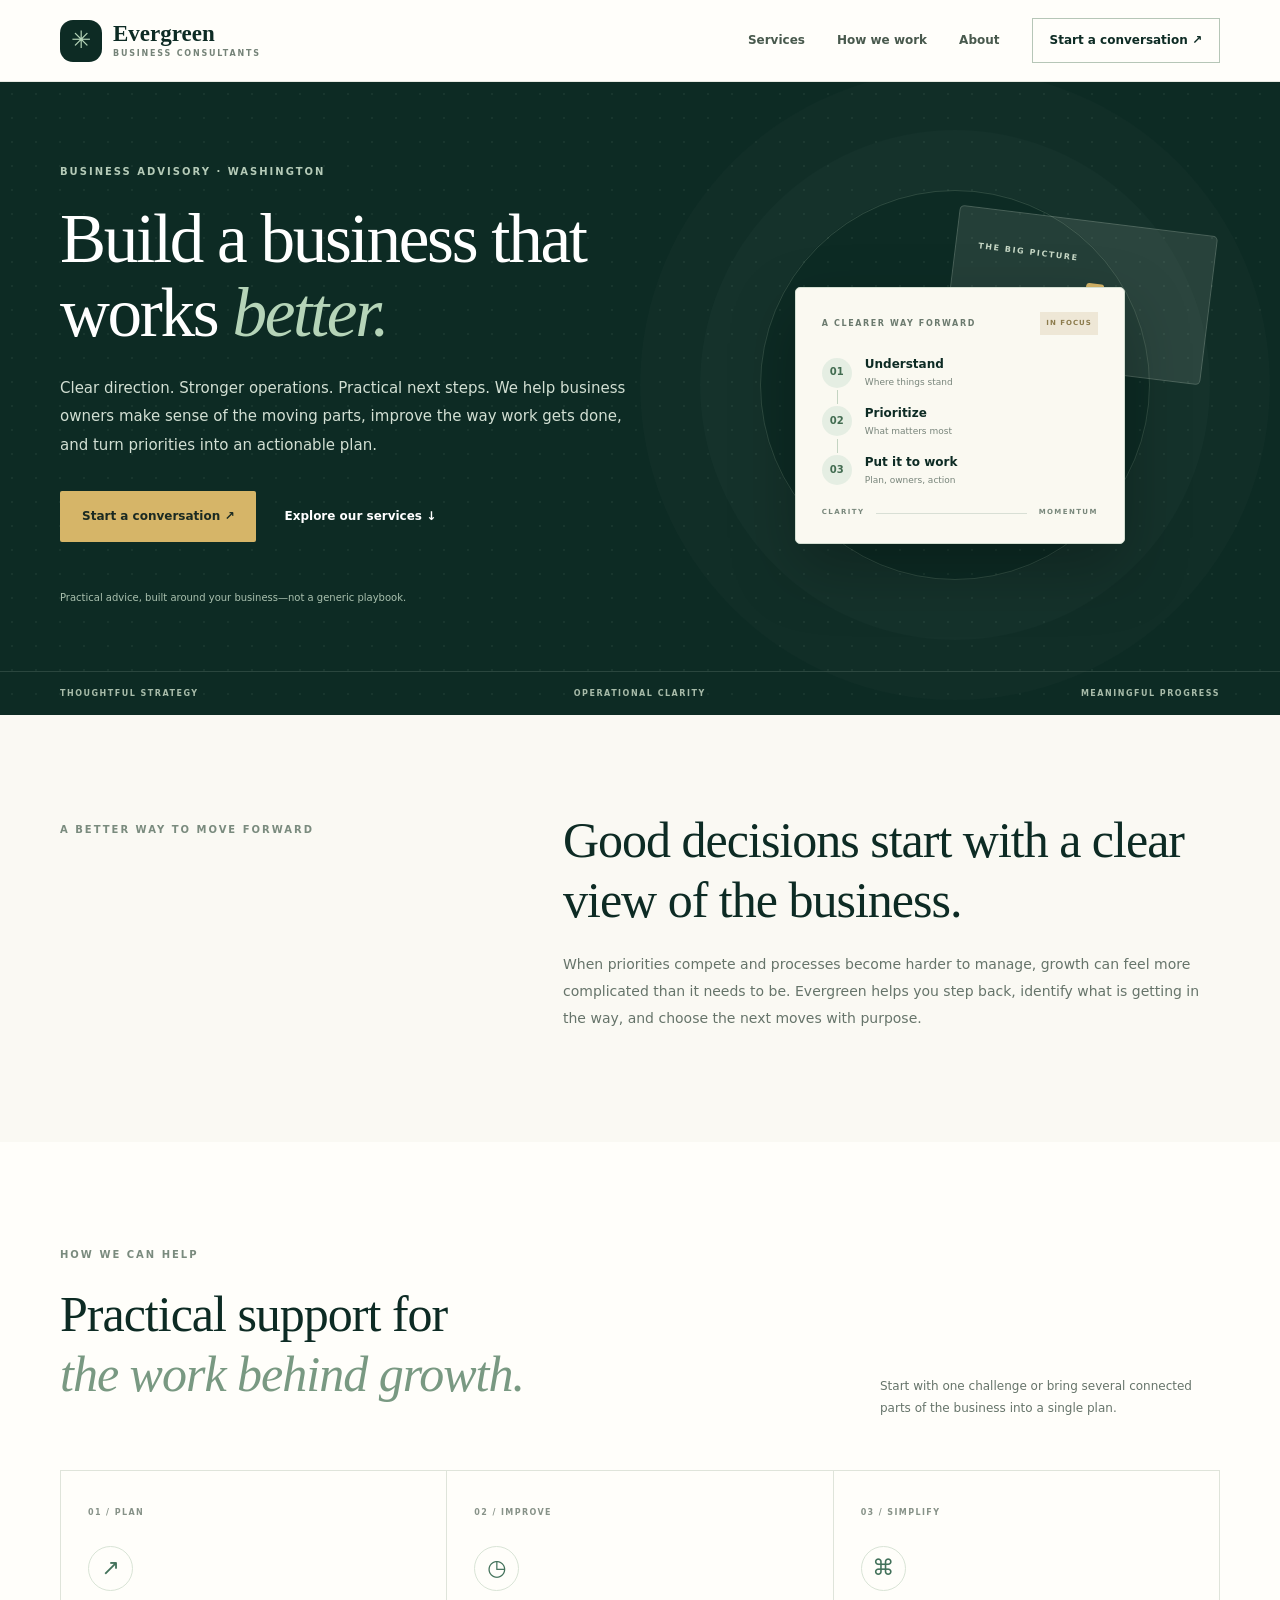
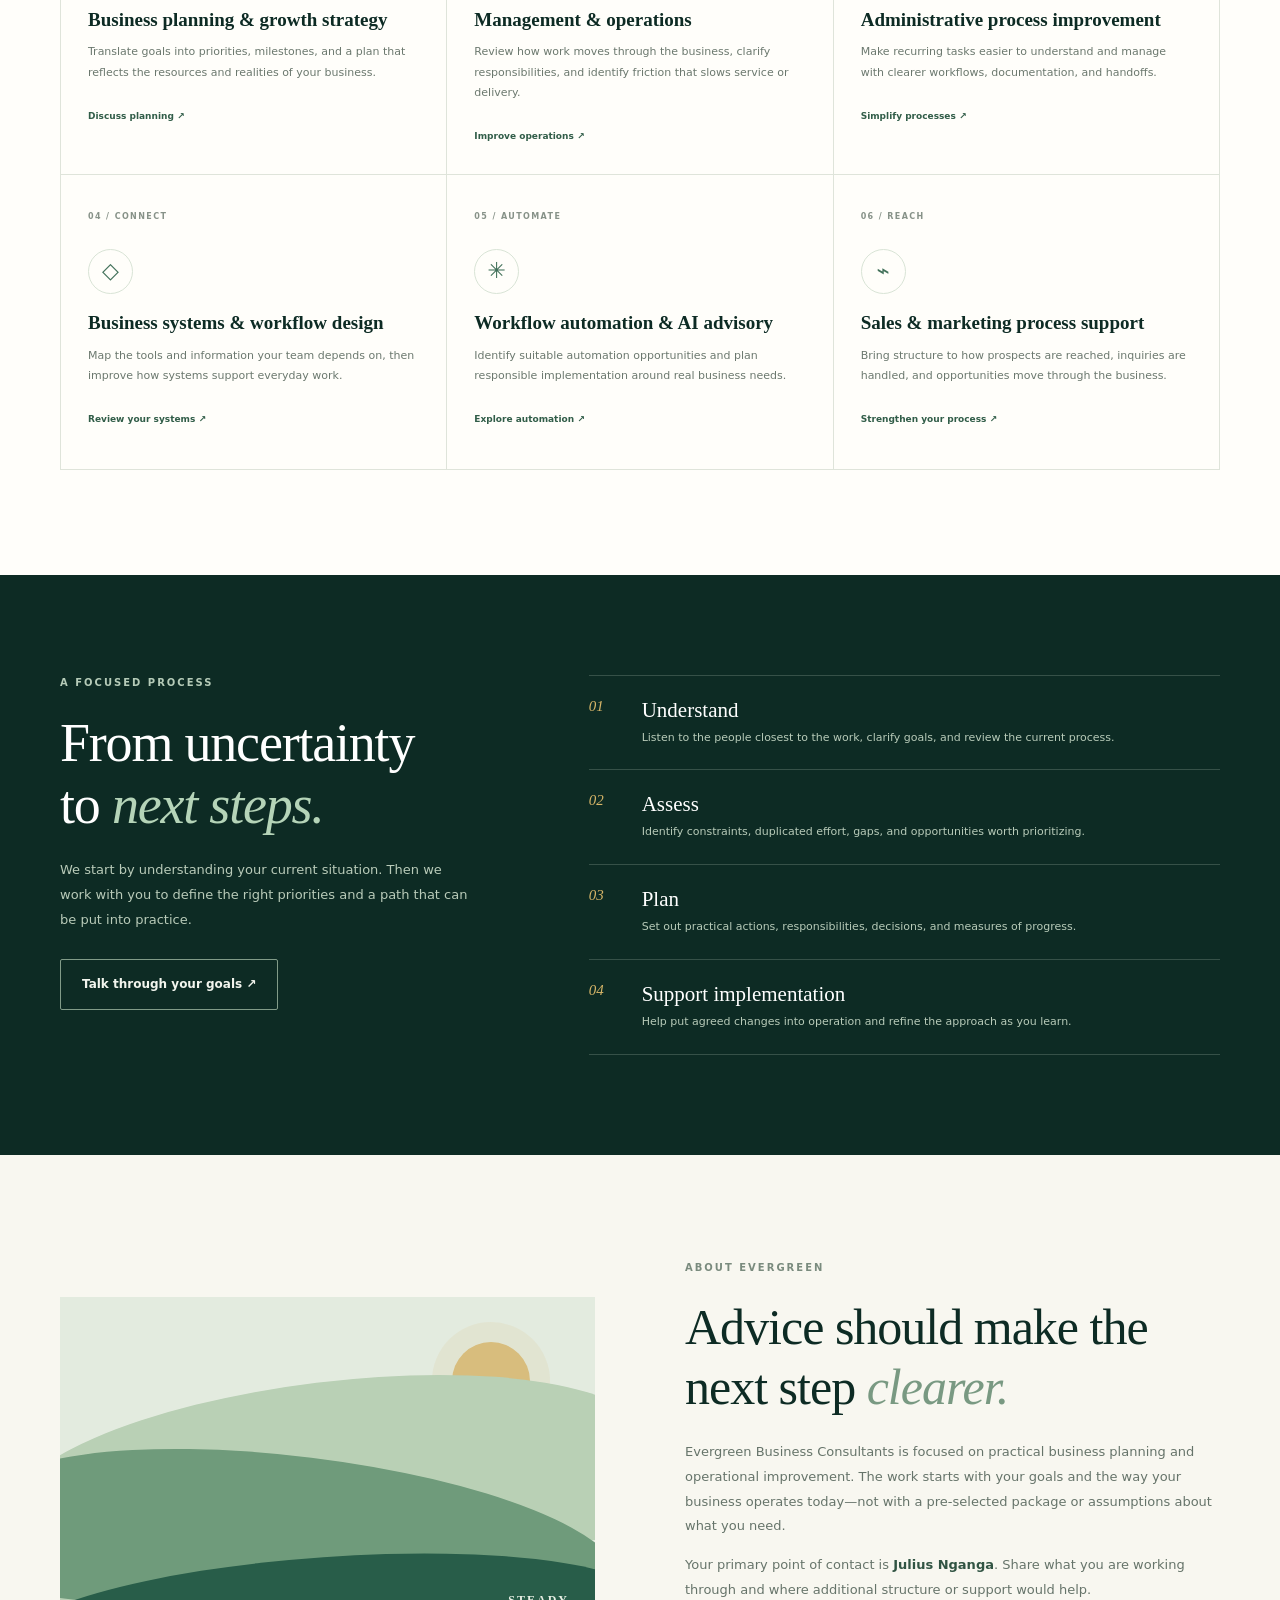
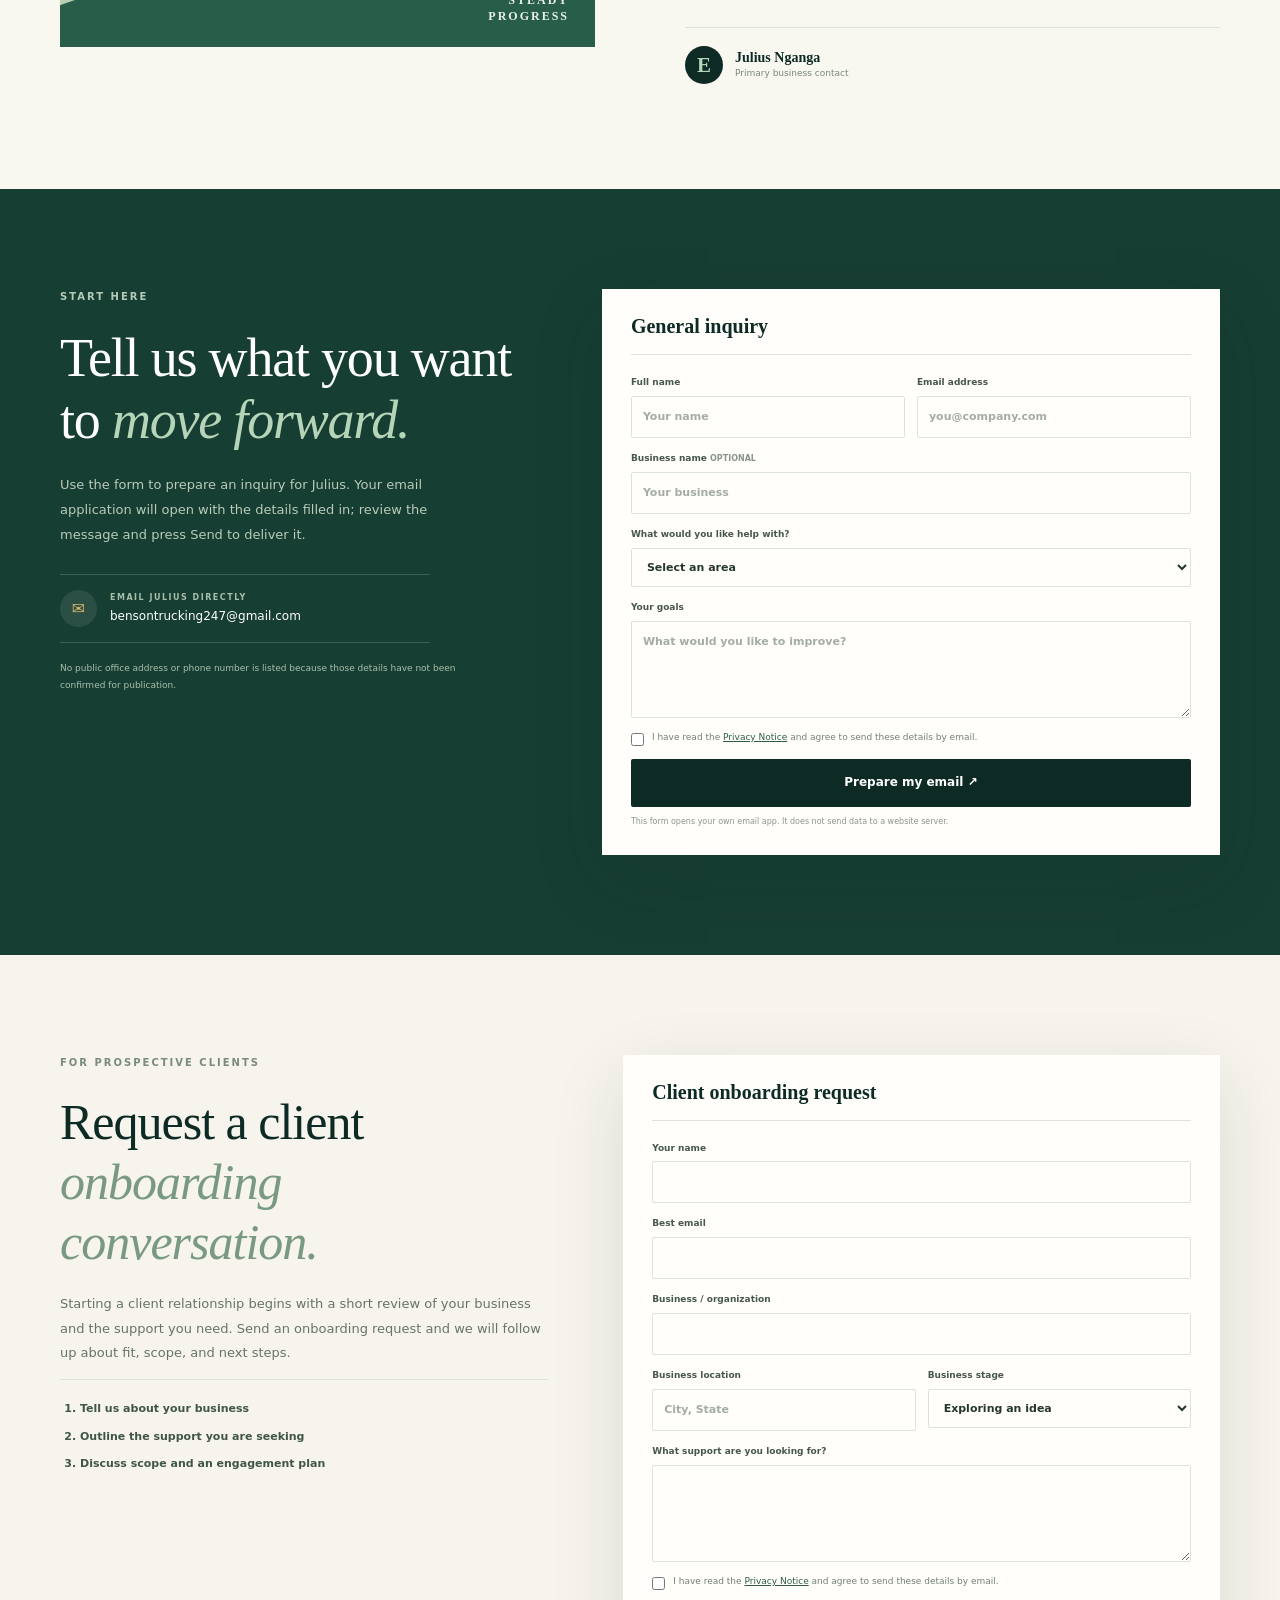
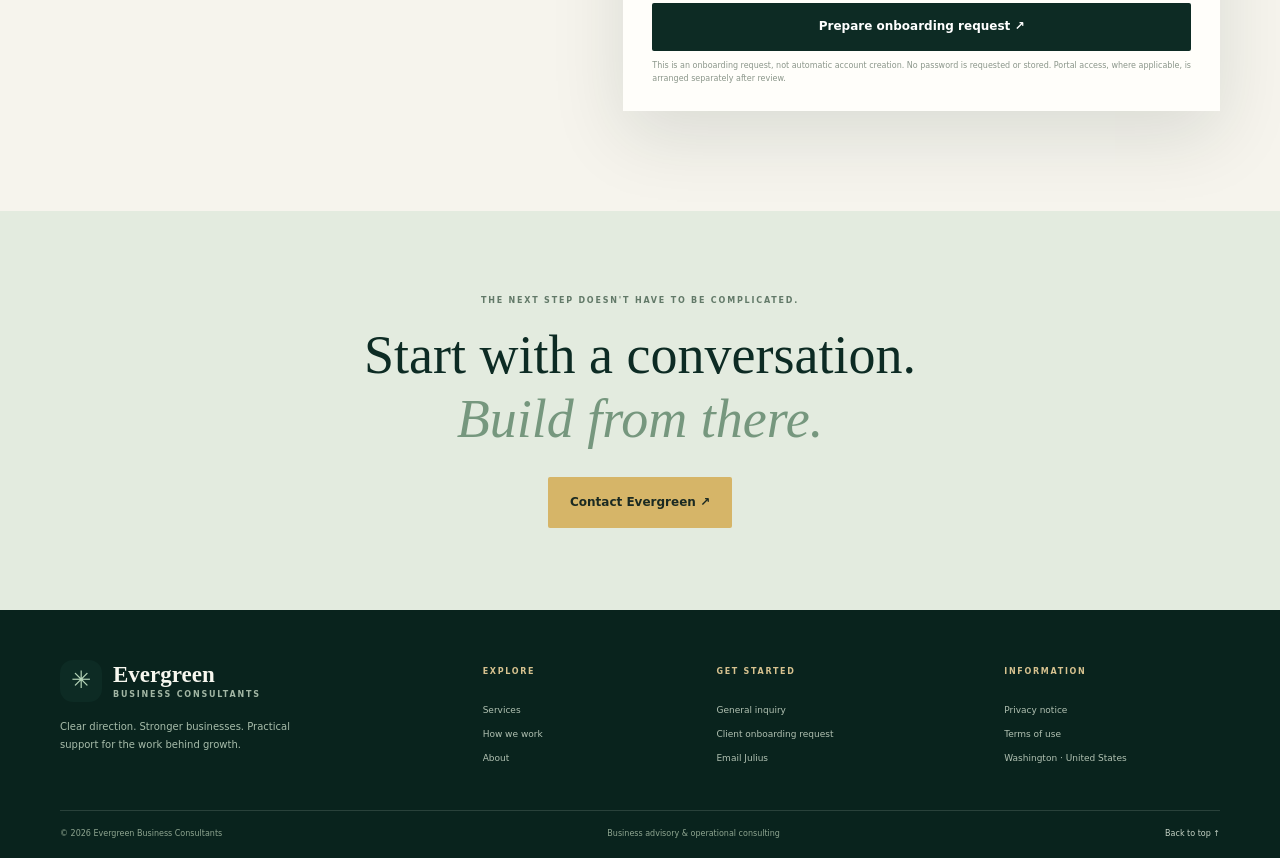
<file: index.html>
<!doctype html>
<html lang="en"><head>
<meta charset="utf-8"><meta name="viewport" content="width=device-width,initial-scale=1"><meta name="theme-color" content="#0d2b24">
<title>Evergreen Business Consultants | Practical Strategy & Better Operations</title>
<meta name="description" content="Practical business planning, operations improvement and workflow automation advisory for business owners. Start a conversation with Evergreen Business Consultants.">
<link rel="canonical" href="https://evergreenconsultants.site/"><meta property="og:type" content="website"><meta property="og:title" content="Evergreen Business Consultants"><meta property="og:description" content="Clear direction. Stronger operations. Practical progress."><meta property="og:url" content="https://evergreenconsultants.site/">
<link rel="icon" href="data:image/svg+xml,%3Csvg xmlns='http://www.w3.org/2000/svg' viewBox='0 0 64 64'%3E%3Crect width='64' height='64' rx='16' fill='%230d2b24'/%3E%3Cpath d='M45 12C23 13 12 26 14 44c1 7 7 10 13 8 13-4 19-19 18-40Z' fill='%23b5d4b8'/%3E%3C/svg%3E">
<link rel="stylesheet" href="styles.css">
<script type="application/ld+json">{"@context":"https://schema.org","@type":"ProfessionalService","name":"Evergreen Business Consultants","url":"https://evergreenconsultants.site/","email":"bensontrucking247@gmail.com","description":"Business planning, management and operations consulting, administrative process improvement, and workflow automation advisory.","contactPoint":{"@type":"ContactPoint","contactType":"business inquiries","name":"Julius Nganga","email":"bensontrucking247@gmail.com"},"serviceType":["Business planning","Management and operations consulting","Administrative process improvement","Business systems and workflow design","Workflow automation advisory","Sales and marketing process support"]}</script>
</head><body id="top">
<a class="skip" href="#main">Skip to content</a>
<header class="header"><div class="wrap nav"><a class="brand" href="#top"><span class="mark">✳</span><span><b>Evergreen</b><small>BUSINESS CONSULTANTS</small></span></a><button class="menu" type="button" aria-label="Open navigation" aria-expanded="false" aria-controls="nav-links"><i></i><i></i><i></i></button><nav id="nav-links"><a href="#services">Services</a><a href="#approach">How we work</a><a href="#about">About</a><a class="nav-cta" href="#contact">Start a conversation ↗</a></nav></div></header>
<main id="main">
<section class="hero"><div class="wrap hero-grid"><div class="hero-copy"><p class="eyebrow light">BUSINESS ADVISORY · WASHINGTON</p><h1>Build a business that works <em>better.</em></h1><p class="lede">Clear direction. Stronger operations. Practical next steps. We help business owners make sense of the moving parts, improve the way work gets done, and turn priorities into an actionable plan.</p><div class="actions"><a class="btn gold" href="#contact">Start a conversation ↗</a><a class="underlink" href="#services">Explore our services ↓</a></div><p class="hero-note">Practical advice, built around your business—not a generic playbook.</p></div><div class="hero-visual" aria-label="A practical path from business goals to action"><div class="orbit"></div><div class="back-card"><small>THE BIG PICTURE</small><div class="bars"><i></i><i></i><i></i><i></i><i></i></div></div><div class="front-card"><div class="card-top"><small>A CLEARER WAY FORWARD</small><b>IN FOCUS</b></div><div class="path"><p><span>01</span><strong>Understand<small>Where things stand</small></strong></p><i></i><p><span>02</span><strong>Prioritize<small>What matters most</small></strong></p><i></i><p><span>03</span><strong>Put it to work<small>Plan, owners, action</small></strong></p></div><div class="card-foot">CLARITY <i></i> MOMENTUM</div></div></div></div><div class="hero-foot"><div class="wrap"><span>THOUGHTFUL STRATEGY</span><span>OPERATIONAL CLARITY</span><span>MEANINGFUL PROGRESS</span></div></div></section>
<section class="intro"><div class="wrap intro-grid"><p class="eyebrow">A BETTER WAY TO MOVE FORWARD</p><div><h2>Good decisions start with a clear view of the business.</h2><p>When priorities compete and processes become harder to manage, growth can feel more complicated than it needs to be. Evergreen helps you step back, identify what is getting in the way, and choose the next moves with purpose.</p></div></div></section>
<section class="section" id="services"><div class="wrap"><div class="section-head"><div><p class="eyebrow">HOW WE CAN HELP</p><h2>Practical support for<br><em>the work behind growth.</em></h2></div><p>Start with one challenge or bring several connected parts of the business into a single plan.</p></div><div class="services">
<article><small>01 / PLAN</small><span class="ico">↗</span><h3>Business planning &amp; growth strategy</h3><p>Translate goals into priorities, milestones, and a plan that reflects the resources and realities of your business.</p><a href="#contact">Discuss planning ↗</a></article>
<article><small>02 / IMPROVE</small><span class="ico">◷</span><h3>Management &amp; operations</h3><p>Review how work moves through the business, clarify responsibilities, and identify friction that slows service or delivery.</p><a href="#contact">Improve operations ↗</a></article>
<article><small>03 / SIMPLIFY</small><span class="ico">⌘</span><h3>Administrative process improvement</h3><p>Make recurring tasks easier to understand and manage with clearer workflows, documentation, and handoffs.</p><a href="#contact">Simplify processes ↗</a></article>
<article><small>04 / CONNECT</small><span class="ico">◇</span><h3>Business systems &amp; workflow design</h3><p>Map the tools and information your team depends on, then improve how systems support everyday work.</p><a href="#contact">Review your systems ↗</a></article>
<article><small>05 / AUTOMATE</small><span class="ico">✳</span><h3>Workflow automation &amp; AI advisory</h3><p>Identify suitable automation opportunities and plan responsible implementation around real business needs.</p><a href="#contact">Explore automation ↗</a></article>
<article><small>06 / REACH</small><span class="ico">⌁</span><h3>Sales &amp; marketing process support</h3><p>Bring structure to how prospects are reached, inquiries are handled, and opportunities move through the business.</p><a href="#contact">Strengthen your process ↗</a></article>
</div></div></section>
<section class="approach" id="approach"><div class="wrap approach-grid"><div><p class="eyebrow light">A FOCUSED PROCESS</p><h2>From uncertainty<br>to <em>next steps.</em></h2><p>We start by understanding your current situation. Then we work with you to define the right priorities and a path that can be put into practice.</p><a class="btn outline" href="#contact">Talk through your goals ↗</a></div><div class="steps"><article><span>01</span><div><h3>Understand</h3><p>Listen to the people closest to the work, clarify goals, and review the current process.</p></div></article><article><span>02</span><div><h3>Assess</h3><p>Identify constraints, duplicated effort, gaps, and opportunities worth prioritizing.</p></div></article><article><span>03</span><div><h3>Plan</h3><p>Set out practical actions, responsibilities, decisions, and measures of progress.</p></div></article><article><span>04</span><div><h3>Support implementation</h3><p>Help put agreed changes into operation and refine the approach as you learn.</p></div></article></div></div></section>
<section class="about" id="about"><div class="wrap about-grid"><div class="landscape" aria-label="Abstract evergreen hills"><div class="sun"></div><div class="hill h1"></div><div class="hill h2"></div><div class="hill h3"></div><b>STEADY<br>PROGRESS</b></div><div><p class="eyebrow">ABOUT EVERGREEN</p><h2>Advice should make the next step <em>clearer.</em></h2><p>Evergreen Business Consultants is focused on practical business planning and operational improvement. The work starts with your goals and the way your business operates today—not with a pre-selected package or assumptions about what you need.</p><p>Your primary point of contact is <strong>Julius Nganga</strong>. Share what you are working through and where additional structure or support would help.</p><div class="signature"><span>E</span><div><b>Julius Nganga</b><small>Primary business contact</small></div></div></div></div></section>
<section class="contact" id="contact"><div class="wrap contact-grid"><div><p class="eyebrow light">START HERE</p><h2>Tell us what you want to <em>move forward.</em></h2><p>Use the form to prepare an inquiry for Julius. Your email application will open with the details filled in; review the message and press Send to deliver it.</p><div class="direct"><span>✉</span><div><small>EMAIL JULIUS DIRECTLY</small><a href="mailto:bensontrucking247@gmail.com">bensontrucking247@gmail.com</a></div></div><p class="small-note">No public office address or phone number is listed because those details have not been confirmed for publication.</p></div>
<div class="form-card"><h3>General inquiry</h3><form class="mailto-form" id="inquiry" data-subject="Website inquiry — Evergreen Business Consultants"><div class="two"><label>Full name<input name="Name" autocomplete="name" required placeholder="Your name"></label><label>Email address<input name="Reply email" type="email" autocomplete="email" required placeholder="you@company.com"></label></div><label>Business name <small>OPTIONAL</small><input name="Business name" autocomplete="organization" placeholder="Your business"></label><label>What would you like help with?<select name="Area of support" required><option value="" selected disabled>Select an area</option><option>Business planning and growth strategy</option><option>Management and operations</option><option>Administrative process improvement</option><option>Business systems and workflow design</option><option>Workflow automation and AI advisory</option><option>Sales and marketing process support</option><option>General inquiry / not sure yet</option></select></label><label>Your goals<textarea name="Message" rows="4" required placeholder="What would you like to improve?"></textarea></label><label class="consent"><input type="checkbox" required name="Privacy acknowledgment" value="I have read the privacy notice"><span>I have read the <a href="privacy.html">Privacy Notice</a> and agree to send these details by email.</span></label><button class="btn green" type="submit">Prepare my email ↗</button><p class="hint">This form opens your own email app. It does not send data to a website server.</p></form><div class="feedback" id="inquiry-feedback" role="status" aria-live="polite" hidden></div></div></div></section>
<section class="onboard" id="client-onboarding"><div class="wrap onboard-grid"><div><p class="eyebrow">FOR PROSPECTIVE CLIENTS</p><h2>Request a client <em>onboarding conversation.</em></h2><p>Starting a client relationship begins with a short review of your business and the support you need. Send an onboarding request and we will follow up about fit, scope, and next steps.</p><ol><li>Tell us about your business</li><li>Outline the support you are seeking</li><li>Discuss scope and an engagement plan</li></ol></div><div class="form-card"><h3>Client onboarding request</h3><form class="mailto-form" id="onboarding" data-subject="Client onboarding request — Evergreen Business Consultants"><label>Your name<input name="Name" autocomplete="name" required></label><label>Best email<input name="Reply email" type="email" autocomplete="email" required></label><label>Business / organization<input name="Business or organization" autocomplete="organization" required></label><div class="two"><label>Business location<input name="Location" placeholder="City, State"></label><label>Business stage<select name="Business stage"><option>Exploring an idea</option><option>Recently started</option><option>Operating business</option><option>Expanding or restructuring</option></select></label></div><label>What support are you looking for?<textarea name="Support requested" rows="4" required></textarea></label><label class="consent"><input type="checkbox" required name="Privacy acknowledgment" value="I have read the privacy notice"><span>I have read the <a href="privacy.html">Privacy Notice</a> and agree to send these details by email.</span></label><button class="btn green" type="submit">Prepare onboarding request ↗</button><p class="hint">This is an onboarding request, not automatic account creation. No password is requested or stored. Portal access, where applicable, is arranged separately after review.</p></form><div class="feedback" id="onboarding-feedback" role="status" aria-live="polite" hidden></div></div></div></section>
<section class="closing"><div class="wrap"><p>THE NEXT STEP DOESN'T HAVE TO BE COMPLICATED.</p><h2>Start with a conversation.<br><em>Build from there.</em></h2><a class="btn gold" href="#contact">Contact Evergreen ↗</a></div></section>
</main>
<footer><div class="wrap foot-grid"><div><a class="brand foot-brand" href="#top"><span class="mark">✳</span><span><b>Evergreen</b><small>BUSINESS CONSULTANTS</small></span></a><p>Clear direction. Stronger businesses. Practical support for the work behind growth.</p></div><div><h3>EXPLORE</h3><a href="#services">Services</a><a href="#approach">How we work</a><a href="#about">About</a></div><div><h3>GET STARTED</h3><a href="#contact">General inquiry</a><a href="#client-onboarding">Client onboarding request</a><a href="mailto:bensontrucking247@gmail.com">Email Julius</a></div><div><h3>INFORMATION</h3><a href="privacy.html">Privacy notice</a><a href="terms.html">Terms of use</a><span>Washington · United States</span></div></div><div class="wrap foot-bottom"><span>© <span id="year">2026</span> Evergreen Business Consultants</span><span>Business advisory &amp; operational consulting</span><a href="#top">Back to top ↑</a></div></footer>
<script src="script.js" defer></script></body></html>
</file>
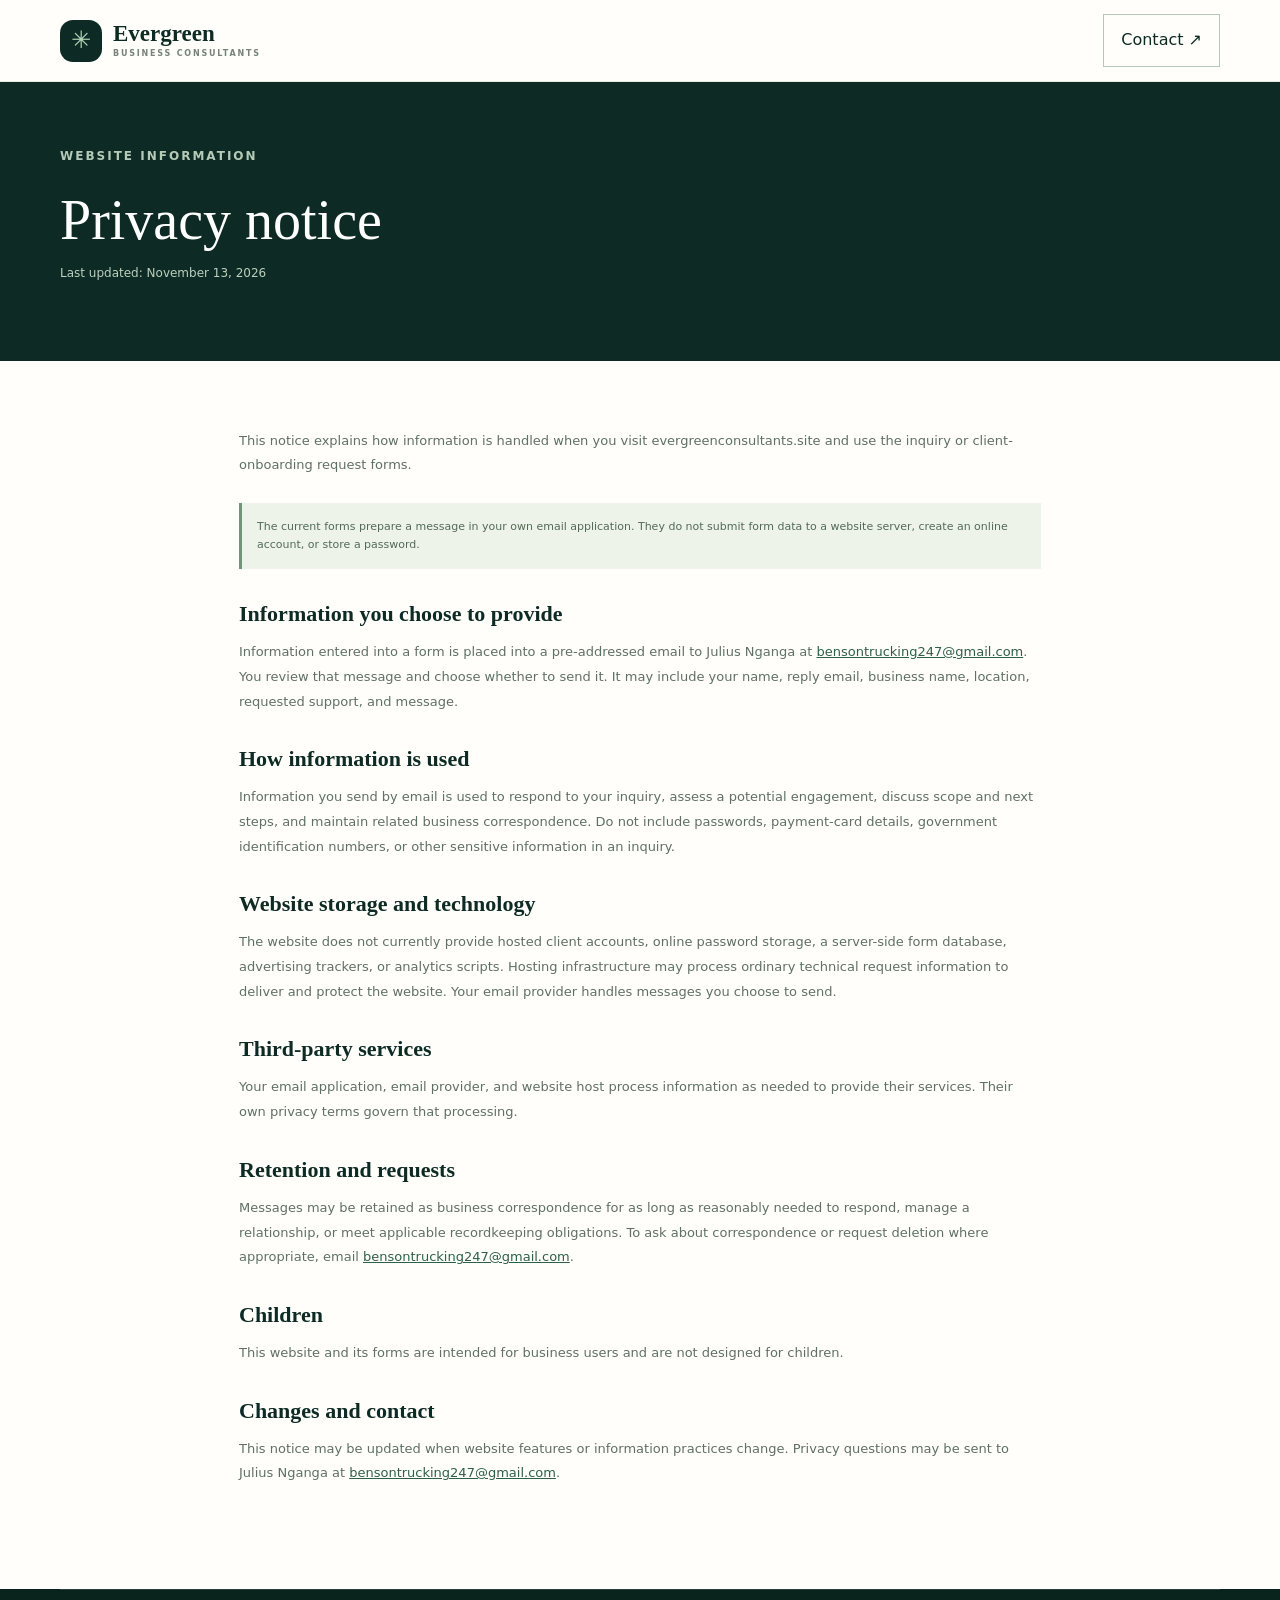
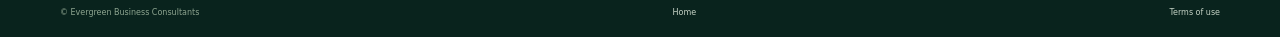
<file: privacy.html>
<!doctype html><html lang="en"><head><meta charset="utf-8"><meta name="viewport" content="width=device-width,initial-scale=1"><meta name="theme-color" content="#0d2b24"><title>Privacy Notice | Evergreen Business Consultants</title><meta name="description" content="Privacy notice for Evergreen Business Consultants website inquiries."><link rel="canonical" href="https://evergreenconsultants.site/privacy.html"><link rel="stylesheet" href="styles.css"></head><body><header class="header"><div class="wrap nav"><a class="brand" href="index.html"><span class="mark">✳</span><span><b>Evergreen</b><small>BUSINESS CONSULTANTS</small></span></a><a class="nav-cta" href="index.html#contact">Contact ↗</a></div></header><section class="legal-hero"><div class="wrap"><p class="eyebrow light">WEBSITE INFORMATION</p><h1>Privacy notice</h1><p>Last updated: November 13, 2026</p></div></section><main class="legal"><p>This notice explains how information is handled when you visit evergreenconsultants.site and use the inquiry or client-onboarding request forms.</p><div class="notice">The current forms prepare a message in your own email application. They do not submit form data to a website server, create an online account, or store a password.</div><h2>Information you choose to provide</h2><p>Information entered into a form is placed into a pre-addressed email to Julius Nganga at <a href="mailto:bensontrucking247@gmail.com">bensontrucking247@gmail.com</a>. You review that message and choose whether to send it. It may include your name, reply email, business name, location, requested support, and message.</p><h2>How information is used</h2><p>Information you send by email is used to respond to your inquiry, assess a potential engagement, discuss scope and next steps, and maintain related business correspondence. Do not include passwords, payment-card details, government identification numbers, or other sensitive information in an inquiry.</p><h2>Website storage and technology</h2><p>The website does not currently provide hosted client accounts, online password storage, a server-side form database, advertising trackers, or analytics scripts. Hosting infrastructure may process ordinary technical request information to deliver and protect the website. Your email provider handles messages you choose to send.</p><h2>Third-party services</h2><p>Your email application, email provider, and website host process information as needed to provide their services. Their own privacy terms govern that processing.</p><h2>Retention and requests</h2><p>Messages may be retained as business correspondence for as long as reasonably needed to respond, manage a relationship, or meet applicable recordkeeping obligations. To ask about correspondence or request deletion where appropriate, email <a href="mailto:bensontrucking247@gmail.com">bensontrucking247@gmail.com</a>.</p><h2>Children</h2><p>This website and its forms are intended for business users and are not designed for children.</p><h2>Changes and contact</h2><p>This notice may be updated when website features or information practices change. Privacy questions may be sent to Julius Nganga at <a href="mailto:bensontrucking247@gmail.com">bensontrucking247@gmail.com</a>.</p></main><footer><div class="wrap foot-bottom"><span>© Evergreen Business Consultants</span><a href="index.html">Home</a><a href="terms.html">Terms of use</a></div></footer></body></html>
</file>
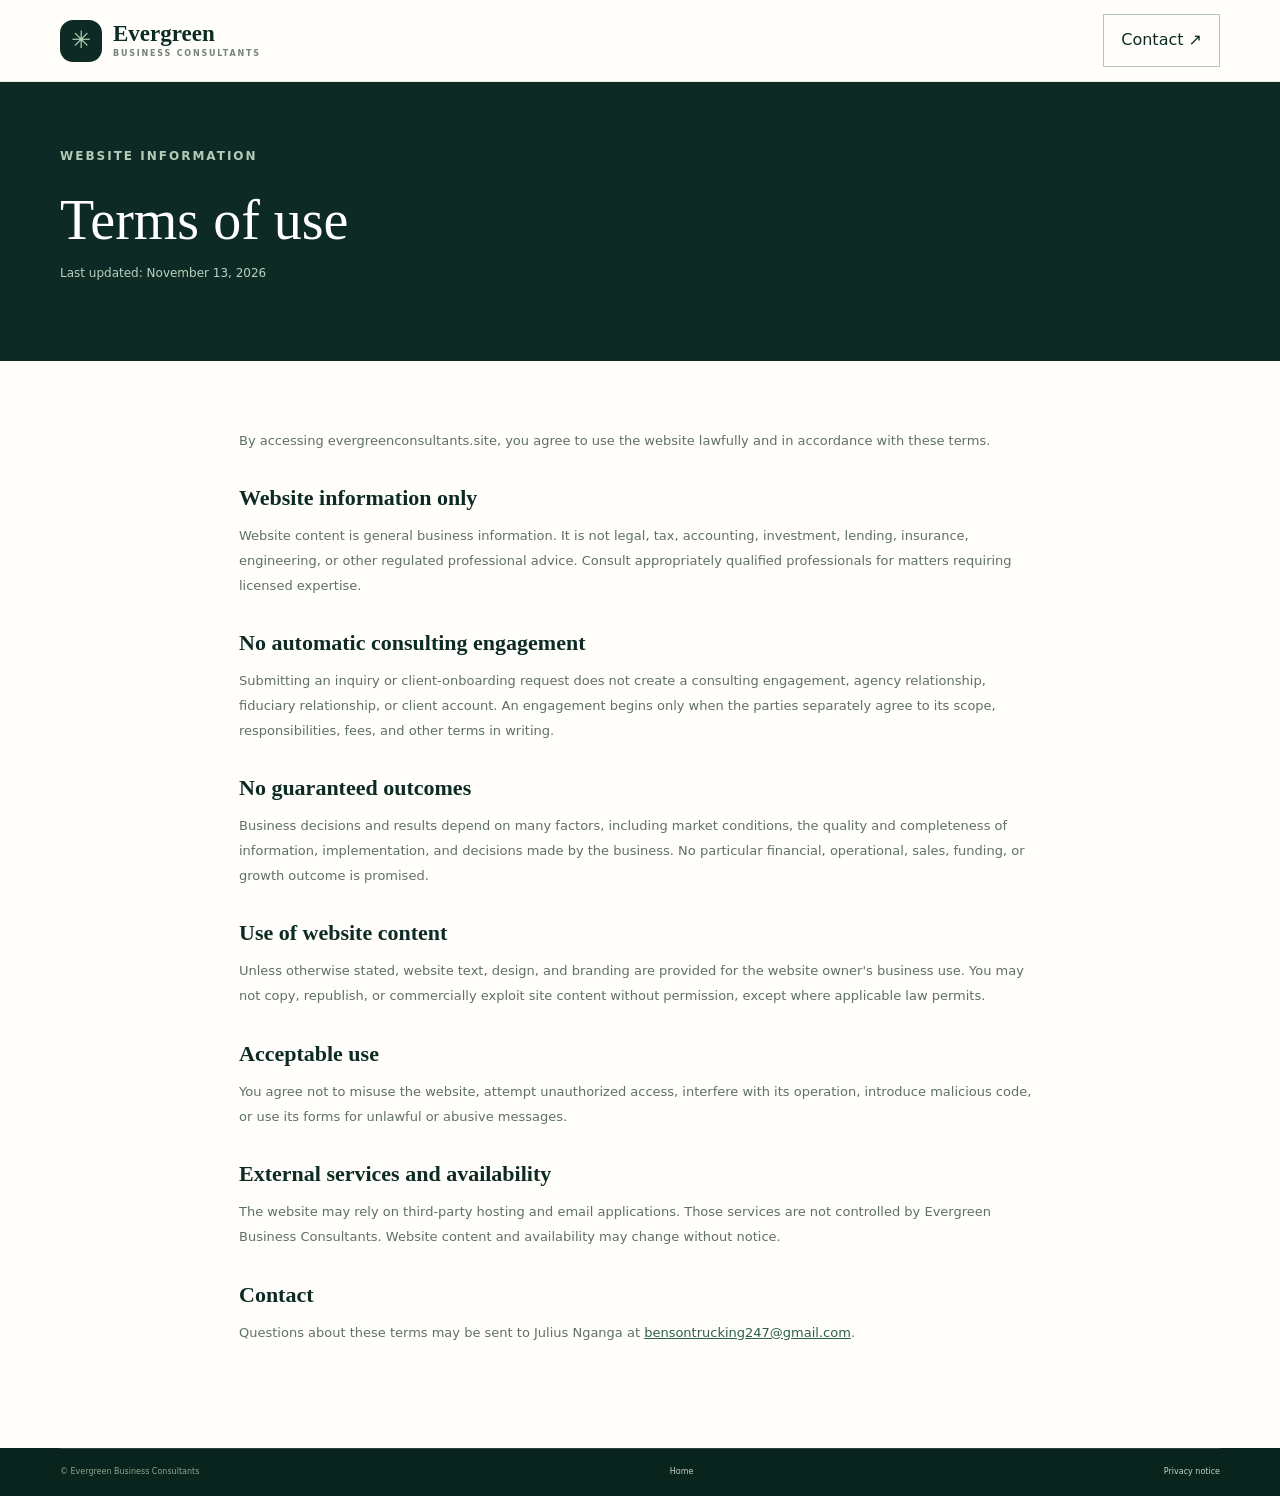
<file: terms.html>
<!doctype html><html lang="en"><head><meta charset="utf-8"><meta name="viewport" content="width=device-width,initial-scale=1"><meta name="theme-color" content="#0d2b24"><title>Terms of Use | Evergreen Business Consultants</title><meta name="description" content="Terms governing use of the Evergreen Business Consultants website."><link rel="canonical" href="https://evergreenconsultants.site/terms.html"><link rel="stylesheet" href="styles.css"></head><body><header class="header"><div class="wrap nav"><a class="brand" href="index.html"><span class="mark">✳</span><span><b>Evergreen</b><small>BUSINESS CONSULTANTS</small></span></a><a class="nav-cta" href="index.html#contact">Contact ↗</a></div></header><section class="legal-hero"><div class="wrap"><p class="eyebrow light">WEBSITE INFORMATION</p><h1>Terms of use</h1><p>Last updated: November 13, 2026</p></div></section><main class="legal"><p>By accessing evergreenconsultants.site, you agree to use the website lawfully and in accordance with these terms.</p><h2>Website information only</h2><p>Website content is general business information. It is not legal, tax, accounting, investment, lending, insurance, engineering, or other regulated professional advice. Consult appropriately qualified professionals for matters requiring licensed expertise.</p><h2>No automatic consulting engagement</h2><p>Submitting an inquiry or client-onboarding request does not create a consulting engagement, agency relationship, fiduciary relationship, or client account. An engagement begins only when the parties separately agree to its scope, responsibilities, fees, and other terms in writing.</p><h2>No guaranteed outcomes</h2><p>Business decisions and results depend on many factors, including market conditions, the quality and completeness of information, implementation, and decisions made by the business. No particular financial, operational, sales, funding, or growth outcome is promised.</p><h2>Use of website content</h2><p>Unless otherwise stated, website text, design, and branding are provided for the website owner's business use. You may not copy, republish, or commercially exploit site content without permission, except where applicable law permits.</p><h2>Acceptable use</h2><p>You agree not to misuse the website, attempt unauthorized access, interfere with its operation, introduce malicious code, or use its forms for unlawful or abusive messages.</p><h2>External services and availability</h2><p>The website may rely on third-party hosting and email applications. Those services are not controlled by Evergreen Business Consultants. Website content and availability may change without notice.</p><h2>Contact</h2><p>Questions about these terms may be sent to Julius Nganga at <a href="mailto:bensontrucking247@gmail.com">bensontrucking247@gmail.com</a>.</p></main><footer><div class="wrap foot-bottom"><span>© Evergreen Business Consultants</span><a href="index.html">Home</a><a href="privacy.html">Privacy notice</a></div></footer></body></html>
</file>
<file: styles.css>
:root{--forest:#0d2b24;--deep:#173e33;--sage:#b5d4b8;--gold:#d6b568;--cream:#f6f4ed;--paper:#fffefa;--ink:#17231e;--muted:#66746a;--line:#dfe4da;--serif:Georgia,'Times New Roman',serif;--sans:system-ui,-apple-system,'Segoe UI',Arial,sans-serif;--max:1160px;--shadow:0 24px 70px rgba(13,43,36,.12)}*{box-sizing:border-box}html{scroll-behavior:smooth;scroll-padding-top:85px}body{margin:0;background:var(--paper);color:var(--ink);font:16px/1.65 var(--sans);-webkit-font-smoothing:antialiased}a{color:inherit;text-decoration:none}button,input,textarea,select{font:inherit}a:focus-visible,button:focus-visible,input:focus-visible,textarea:focus-visible,select:focus-visible{outline:3px solid #c69d42;outline-offset:3px}::selection{background:#d8e7d8;color:var(--forest)}.wrap{width:min(var(--max),calc(100% - 48px));margin:auto}.skip{position:absolute;top:-60px;left:16px;background:white;padding:10px;z-index:100}.skip:focus{top:10px}.header{height:82px;position:sticky;top:0;z-index:30;background:rgba(255,254,250,.96);backdrop-filter:blur(14px);border-bottom:1px solid #e6e9e1}.nav{height:100%;display:flex;justify-content:space-between;align-items:center}.brand{display:flex;align-items:center;gap:11px}.mark{width:42px;height:42px;border-radius:13px;background:var(--forest);color:var(--sage);display:grid;place-items:center;font-size:24px}.brand b{display:block;font:600 23px var(--serif);color:var(--forest)}.brand small{display:block;font-size:8px;letter-spacing:1.8px;font-weight:700;color:#758378}.nav nav{display:flex;align-items:center;gap:32px;font-size:12px;font-weight:650;color:#48594d}.nav nav a:hover{color:#9a793a}.nav-cta{padding:12px 17px;border:1px solid #b6c6b7;color:var(--forest)}.menu{display:none}.hero{position:relative;overflow:hidden;background:var(--forest);color:white}.hero:before{content:"";position:absolute;inset:0;background-image:radial-gradient(rgba(190,213,190,.25) .8px,transparent .8px);background-size:24px 24px;opacity:.25}.hero-grid{position:relative;display:grid;grid-template-columns:1.04fr .96fr;align-items:center;gap:55px;padding-top:82px;padding-bottom:108px}.eyebrow{font-size:10px;letter-spacing:2px;font-weight:750;color:#7a8b7e;margin:0 0 21px}.eyebrow.light{color:#b5cbb8}.hero h1{font:500 clamp(48px,5.4vw,72px)/1.08 var(--serif);letter-spacing:-2.3px;margin:0 0 23px;max-width:650px}.hero h1 em,.approach h2 em,.contact h2 em{color:var(--sage);font-weight:500}.lede{max-width:570px;color:#d2dfd3;font-size:15px;line-height:1.9;margin-bottom:32px}.actions{display:flex;align-items:center;gap:28px}.btn{display:inline-flex;align-items:center;justify-content:center;gap:17px;padding:0 21px;min-height:51px;border:1px solid transparent;border-radius:2px;font-size:12px;font-weight:700;cursor:pointer;transition:.2s}.btn:hover{transform:translateY(-2px)}.gold{background:var(--gold);color:#1b2a22}.gold:hover{background:#e1c67f}.underlink{font-size:12px;font-weight:700;color:white}.underlink:hover{color:var(--sage)}.hero-note{margin:48px 0 0;color:#a9c0ae;font-size:10px}.hero-visual{height:390px;position:relative;display:grid;place-items:center}.orbit{width:390px;height:390px;position:absolute;border:1px solid rgba(194,216,190,.18);border-radius:50%;box-shadow:0 0 0 60px rgba(181,212,184,.025),0 0 0 120px rgba(181,212,184,.02)}.back-card{position:absolute;right:10px;top:30px;width:260px;height:150px;padding:22px;background:rgba(239,244,229,.1);border:1px solid rgba(212,230,213,.2);border-radius:5px;transform:rotate(7deg)}.back-card small,.card-top small{font-size:8px;letter-spacing:1.6px;color:#c7d8c6;font-weight:700}.bars{height:72px;display:flex;align-items:end;gap:10px;margin-top:13px}.bars i{width:18px;background:#a0bfa3;border-radius:3px 3px 0 0}.bars i:nth-child(1){height:32%}.bars i:nth-child(2){height:52%}.bars i:nth-child(3){height:44%}.bars i:nth-child(4){height:75%}.bars i:nth-child(5){height:100%;background:var(--gold)}.front-card{position:relative;width:330px;padding:24px 26px;background:#faf9f1;color:var(--forest);border:1px solid #d4dfd2;border-radius:5px;box-shadow:0 25px 65px rgba(0,0,0,.25);transform:translate(5px,30px)}.card-top{display:flex;justify-content:space-between;align-items:center}.card-top small{color:#6b7a6e}.card-top b{font-size:7px;letter-spacing:1px;color:#8c7b4c;background:#eee7d6;padding:6px}.path{margin-top:20px}.path p{display:flex;align-items:center;gap:13px;margin:0}.path p>span{width:30px;height:30px;border-radius:50%;display:grid;place-items:center;background:#e5eee3;color:#426c51;font-size:10px;font-weight:700}.path strong{font-size:12px}.path strong small{display:block;font-size:9px;font-weight:400;color:#78857b}.path>i{height:14px;width:1px;background:#c4d4c2;display:block;margin-left:15px}.card-foot{display:flex;align-items:center;gap:12px;margin-top:20px;color:#78877b;font-size:7px;letter-spacing:1.4px;font-weight:700}.card-foot i{height:1px;background:#d8dfd5;flex:1}.hero-foot{position:absolute;bottom:0;left:0;right:0;border-top:1px solid rgba(206,223,204,.15)}.hero-foot .wrap{display:flex;justify-content:space-between;padding:15px 0;color:#a7bba9;font-size:8px;letter-spacing:1.5px;font-weight:700}.intro{background:#faf9f3;padding:95px 0}.intro-grid{display:grid;grid-template-columns:.8fr 1.2fr;gap:65px}.intro-grid h2,.section h2,.about h2,.onboard h2{font:500 clamp(34px,4.2vw,50px)/1.2 var(--serif);letter-spacing:-1px;color:var(--forest);margin:0 0 21px}.intro-grid>div>p{max-width:680px;color:var(--muted);font-size:14px;line-height:1.95}.intro-grid .eyebrow{margin-top:12px}.section{padding:105px 0}.section-head{display:flex;align-items:end;justify-content:space-between;gap:35px;margin-bottom:45px}.section-head h2 em,.about h2 em,.onboard h2 em{color:#799982;font-weight:500}.section-head>p{max-width:340px;color:var(--muted);font-size:12px;line-height:1.9;margin:0 0 5px}.services{display:grid;grid-template-columns:repeat(3,1fr);border-left:1px solid var(--line);border-top:1px solid var(--line)}.services article{min-height:295px;padding:26px 27px;border-right:1px solid var(--line);border-bottom:1px solid var(--line);transition:background .2s}.services article:hover{background:#f8f8f1}.services article>small{font-size:8px;letter-spacing:1.4px;color:#879288;font-weight:750}.ico{display:grid;place-items:center;width:45px;height:45px;border:1px solid #d9e4d6;border-radius:50%;color:#42715a;font-size:22px;margin:22px 0 17px}.services h3{font:600 19px/1.3 var(--serif);color:var(--forest);margin:0 0 10px}.services p{color:#6b786e;font-size:11px;line-height:1.85;margin:0 0 18px}.services a{color:#315d48;font-size:9px;font-weight:750}.approach{background:var(--forest);color:white;padding:100px 0}.approach-grid{display:grid;grid-template-columns:.82fr 1.18fr;gap:90px}.approach h2,.contact h2{font:500 clamp(38px,4.5vw,54px)/1.15 var(--serif);letter-spacing:-1.2px;margin:0 0 22px}.approach>div>div:first-child>p:not(.eyebrow),.contact-grid>div:first-child>p:not(.eyebrow){max-width:410px;color:#b9cbb9;font-size:13px;line-height:1.9;margin:0 0 27px}.outline{border-color:#819b88;color:#f2f5ee;background:transparent}.outline:hover{border-color:var(--gold)}.steps{border-top:1px solid rgba(218,235,216,.2)}.steps article{display:grid;grid-template-columns:35px 1fr;gap:18px;padding:22px 0;border-bottom:1px solid rgba(218,235,216,.2)}.steps article>span{font:italic 15px var(--serif);color:var(--gold)}.steps h3{font:500 21px var(--serif);margin:0 0 5px}.steps p{font-size:11px;color:#b8cbb9;line-height:1.8;margin:0}.about{background:#f8f7f0;padding:105px 0}.about-grid{display:grid;grid-template-columns:1fr 1fr;gap:90px;align-items:center}.landscape{height:350px;position:relative;overflow:hidden;background:#e3ebdf}.sun{position:absolute;right:65px;top:45px;width:78px;height:78px;border-radius:50%;background:#d8bd7d;box-shadow:0 0 0 20px rgba(216,189,125,.15)}.hill{position:absolute;left:-10%;width:120%;border-radius:50% 50% 0 0}.h1{height:190px;bottom:75px;background:#b9d0b5;transform:rotate(-7deg)}.h2{height:170px;bottom:20px;background:#6f9b7b;transform:rotate(7deg);left:-15%}.h3{height:135px;bottom:-45px;background:#285d49;transform:rotate(-4deg)}.landscape>b{position:absolute;bottom:22px;right:26px;text-align:right;color:#e8f0e5;font:600 12px/1.4 var(--serif);letter-spacing:2px}.about h2{margin-bottom:23px}.about>div>div>p:not(.eyebrow){font-size:13px;line-height:1.9;color:var(--muted);margin:0 0 14px}.about strong{color:#315443}.signature{display:flex;align-items:center;gap:12px;border-top:1px solid #dce3d8;padding-top:18px;margin-top:25px}.signature>span{width:38px;height:38px;background:var(--forest);color:var(--sage);border-radius:50%;display:grid;place-items:center;font:600 21px var(--serif)}.signature b,.signature small{display:block}.signature b{font:600 14px var(--serif);color:var(--forest)}.signature small{font-size:9px;color:#7a887d}.contact{background:var(--deep);color:white;padding:100px 0}.contact-grid{display:grid;grid-template-columns:.85fr 1.15fr;gap:85px;align-items:start}.contact h2{color:white}.contact-grid>div:first-child>p:not(.eyebrow){margin-top:22px}.direct{display:flex;align-items:center;gap:13px;border-block:1px solid rgba(226,239,224,.18);max-width:370px;padding:15px 0}.direct>span{width:37px;height:37px;display:grid;place-items:center;background:rgba(255,255,255,.09);border-radius:50%;color:var(--gold)}.direct small{display:block;color:#a7bea9;font-size:8px;letter-spacing:1.5px;font-weight:750}.direct a{display:block;font-size:12px;margin-top:3px}.small-note{color:#a9bfac!important;font-size:9px!important;margin-top:17px!important}.form-card{background:#fffefa;color:var(--ink);padding:26px 29px;box-shadow:var(--shadow)}.form-card h3{font:600 20px var(--serif);color:var(--forest);margin:0 0 20px;padding-bottom:16px;border-bottom:1px solid var(--line)}.mailto-form label{display:block;font-size:9px;font-weight:750;color:#47584b;margin-bottom:13px}.mailto-form label>small{font-size:8px;color:#89958a}.mailto-form input:not([type=checkbox]),.mailto-form select,.mailto-form textarea{display:block;width:100%;margin-top:6px;border:1px solid #dce3d8;background:#fffefa;border-radius:2px;padding:11px;color:#25372b;font-size:11px}.mailto-form input::placeholder,.mailto-form textarea::placeholder{color:#a4ada3}.mailto-form textarea{resize:vertical;min-height:90px}.two{display:grid;grid-template-columns:1fr 1fr;gap:12px}.consent{display:flex!important;gap:8px;align-items:flex-start;font-size:9px!important;font-weight:500!important;color:#728075!important;line-height:1.5}.consent input{margin:2px 0 0;accent-color:#245443}.consent a{text-decoration:underline;color:#315d48}.green{width:100%;background:var(--forest);color:white;min-height:48px}.green:hover{background:#245443}.hint{font-size:8px;color:#8b968a;margin:9px 0 0;line-height:1.6}.feedback{font-size:11px;color:#345b43;background:#edf4ea;border-left:3px solid #5d8966;padding:13px;margin-top:15px;line-height:1.7}.feedback a{font-weight:750;text-decoration:underline}.onboard{background:#f6f4ed;padding:100px 0}.onboard-grid{display:grid;grid-template-columns:.9fr 1.1fr;gap:75px;align-items:start}.onboard h2{margin-bottom:20px}.onboard-grid>div:first-child>p:not(.eyebrow){font-size:13px;line-height:1.9;color:var(--muted)}.onboard ol{padding:15px 0 0 20px;border-top:1px solid #dce3d8;color:#405548;font-size:11px;line-height:2.5;font-weight:650}.closing{background:#e3ebdf;text-align:center;padding:75px 0 82px}.closing p{font-size:8px;letter-spacing:1.8px;color:#627968;font-weight:750}.closing h2{font:500 clamp(36px,4.5vw,54px)/1.2 var(--serif);color:var(--forest);margin:15px 0 25px}.closing h2 em{color:#76977e}.closing .btn{margin:auto}footer{background:#09231d;color:white}.foot-grid{display:grid;grid-template-columns:1.4fr .7fr .9fr .8fr;gap:45px;padding:50px 0 44px}.foot-brand b{color:#f7f7ef}.foot-brand small{color:#a2b6a4}.foot-grid>div:first-child>p{max-width:270px;color:#a8bdab;font-size:10px;line-height:1.8;margin-top:16px}.foot-grid h3{font-size:8px;letter-spacing:1.7px;color:#d7c28f;margin:5px 0 16px}.foot-grid>div:not(:first-child){display:flex;flex-direction:column;align-items:flex-start;gap:9px}.foot-grid>div:not(:first-child)>a,.foot-grid>div:not(:first-child)>span{font-size:9px;color:#b1c1b2}.foot-bottom{border-top:1px solid rgba(221,236,219,.15);padding:16px 0 18px;display:flex;justify-content:space-between;gap:20px;color:#8ea590;font-size:8px}.foot-bottom a{color:#c6d3c6}.legal-hero{background:var(--forest);color:white;padding:65px 0}.legal-hero h1{font:500 clamp(38px,5vw,56px) var(--serif);margin:0}.legal-hero p{font-size:12px;color:#bdd0bf}.legal{max-width:850px;margin:auto;padding:55px 24px 90px}.legal h2{font:600 22px var(--serif);color:var(--forest);margin:32px 0 9px}.legal p,.legal li{font-size:13px;line-height:1.9;color:#5f7065}.legal a{color:#2d6047;text-decoration:underline}.notice{padding:15px;background:#edf3e9;border-left:3px solid #719579;font-size:11px;color:#526a56;margin:25px 0}@media(max-width:900px){.hero-grid{gap:20px}.approach-grid,.contact-grid,.onboard-grid,.about-grid{gap:45px}.section{padding:85px 0}}@media(max-width:720px){.wrap{width:calc(100% - 36px)}.header{height:70px}.mark{width:37px;height:37px}.brand b{font-size:21px}.menu{display:flex;flex-direction:column;gap:5px;width:40px;height:39px;align-items:center;justify-content:center;border:1px solid #dce3d8;background:transparent}.menu i{width:17px;height:1.5px;background:var(--forest)}.nav nav{display:none;position:absolute;top:69px;left:0;right:0;padding:16px 22px 23px;background:#fffefa;border-bottom:1px solid #dce3d8;box-shadow:0 14px 25px #0d2b2415;flex-direction:column;align-items:stretch;gap:0}.nav nav.open{display:flex}.nav nav a{padding:12px 0}.nav nav .nav-cta{margin-top:8px;padding:12px;text-align:center}.hero-grid{display:block;padding-top:62px;padding-bottom:85px}.hero h1{font-size:clamp(46px,11vw,62px)}.lede{font-size:13px}.hero-note{margin-top:30px}.hero-visual{height:320px;margin-top:28px;transform:scale(.88)}.orbit{width:330px;height:330px}.back-card{right:0;top:13px;width:225px}.front-card{width:300px;transform:translate(0,20px)}.hero-foot .wrap{font-size:6px;letter-spacing:.8px}.intro{padding:70px 0}.intro-grid,.about-grid,.approach-grid,.contact-grid,.onboard-grid{grid-template-columns:1fr;gap:30px}.intro-grid .eyebrow{margin:0}.intro-grid h2,.section h2,.about h2,.onboard h2{font-size:37px}.section-head{display:block;margin-bottom:32px}.section-head>p{margin-top:16px}.services{grid-template-columns:1fr 1fr}.services article{padding:22px 18px;min-height:295px}.services h3{font-size:17px}.services p{font-size:10px}.approach,.contact,.onboard,.about{padding:75px 0}.approach-grid{gap:36px}.about-grid{gap:35px}.landscape{height:290px}.contact-grid{gap:35px}.onboard-grid{gap:32px}.form-card{padding:22px 18px}.foot-grid{grid-template-columns:1fr 1fr;gap:30px 20px;padding:40px 0}.foot-grid>div:first-child{grid-column:1/-1}.foot-bottom{flex-wrap:wrap;justify-content:flex-start}.foot-bottom span:nth-child(2){display:none}}@media(max-width:420px){.actions{align-items:flex-start;flex-direction:column;gap:17px}.hero-visual{transform:scale(.78);margin-left:-20px;margin-right:-20px;height:275px;margin-bottom:-10px}.hero-foot .wrap{flex-direction:column;gap:4px}.services{grid-template-columns:1fr}.services article{min-height:unset}.two{grid-template-columns:1fr;gap:0}.steps article{gap:10px}.closing{padding:62px 0}}@media(prefers-reduced-motion:reduce){html{scroll-behavior:auto}*,*:before,*:after{transition:none!important;animation:none!important}}
</file>
